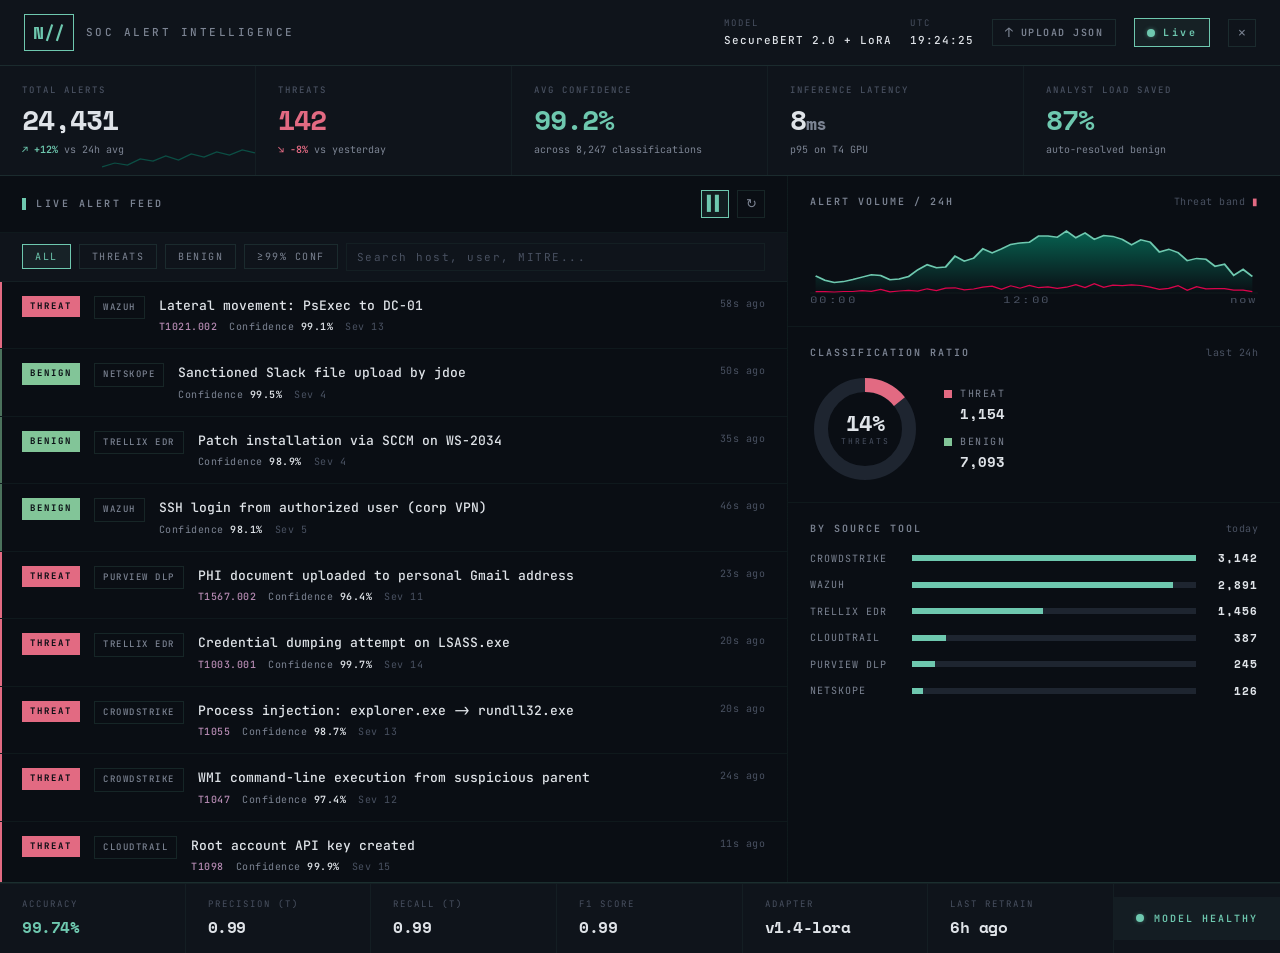
<file: docs/index.html>
<!DOCTYPE html>
<html lang="en">
<head>
<meta charset="UTF-8">
<meta name="viewport" content="width=device-width, initial-scale=1.0">
<title>NAVITAS SOC // ALERT INTELLIGENCE</title>

<link rel="preconnect" href="https://fonts.googleapis.com">
<link rel="preconnect" href="https://fonts.gstatic.com" crossorigin>
<link href="https://fonts.googleapis.com/css2?family=JetBrains+Mono:wght@300;400;500;600;700;800&family=Space+Mono:wght@400;700&display=swap" rel="stylesheet">

<link rel="stylesheet" href="css/style.css">
</head>
<body>
<div class="app">

  <header class="header">
    <div class="brand">
      <span class="brand-mark">N//</span>
      <span class="brand-text">SOC Alert Intelligence</span>
    </div>
    <div class="header-meta">
      <div class="meta-item">
        <span class="meta-label">Model</span>
        <span class="meta-value">SecureBERT 2.0 + LoRA</span>
      </div>
      <div class="meta-item">
        <span class="meta-label">UTC</span>
        <span class="meta-value" id="clock">--:--:--</span>
      </div>

      <button class="upload-btn" id="upload-btn">
        <span class="upload-icon">&#8593;</span>
        <span>Upload JSON</span>
      </button>
      <input type="file" id="file-input" accept=".json,application/json">

      <div class="status" id="status-indicator">
        <span class="status-dot"></span>
        <span class="status-text" id="status-text">Live</span>
      </div>

      <button class="btn-icon clear-btn" id="clear-data" title="Clear dataset, return to live mode">&#10005;</button>
    </div>
  </header>

  <div class="dataset-bar" id="dataset-bar">
    <span class="dataset-label">Dataset</span>
    <span class="dataset-name" id="dataset-name">&mdash;</span>
    <span class="dataset-stats" id="dataset-stats"></span>
  </div>

  <section class="kpis">
    <div class="kpi">
      <div class="kpi-label">Total alerts</div>
      <div class="kpi-value" id="kpi-volume">24,431</div>
      <div class="kpi-meta">
        <span class="kpi-delta up">&#8599; +12%</span>
        <span id="kpi-volume-meta">vs 24h avg</span>
      </div>
      <svg class="kpi-sparkline" viewBox="0 0 120 30" preserveAspectRatio="none">
        <polyline points="0,22 10,18 20,20 30,14 40,16 50,11 60,15 70,9 80,12 90,7 100,10 110,5 120,8"
          fill="none" stroke="#00ffc2" stroke-width="1.2" opacity="0.7"/>
      </svg>
    </div>
    <div class="kpi">
      <div class="kpi-label">Threats</div>
      <div class="kpi-value threat" id="kpi-threats">142</div>
      <div class="kpi-meta">
        <span class="kpi-delta down" id="kpi-threats-delta">&#8600; -8%</span>
        <span id="kpi-threats-meta">vs yesterday</span>
      </div>
    </div>
    <div class="kpi">
      <div class="kpi-label">Avg confidence</div>
      <div class="kpi-value accent" id="kpi-confidence">99.2%</div>
      <div class="kpi-meta">
        <span id="kpi-confidence-meta">across 8,247 classifications</span>
      </div>
    </div>
    <div class="kpi">
      <div class="kpi-label">Inference latency</div>
      <div class="kpi-value">8<span style="font-size:18px;color:var(--text-secondary)">ms</span></div>
      <div class="kpi-meta">
        <span>p95 on T4 GPU</span>
      </div>
    </div>
    <div class="kpi">
      <div class="kpi-label">Analyst load saved</div>
      <div class="kpi-value accent" id="kpi-saved">87%</div>
      <div class="kpi-meta">
        <span>auto-resolved benign</span>
      </div>
    </div>
  </section>

  <main class="main">

    <div class="panel feed">
      <div class="panel-header">
        <div class="panel-title" id="feed-title">Live Alert Feed</div>
        <div class="panel-actions">
          <button class="btn-icon active" id="play-toggle" title="Pause feed">&#9612;&#9612;</button>
          <button class="btn-icon" id="refresh" title="Refresh">&#8635;</button>
        </div>
      </div>
      <div class="feed-filters">
        <button class="filter-chip active" data-filter="all">All</button>
        <button class="filter-chip" data-filter="threat">Threats</button>
        <button class="filter-chip" data-filter="benign">Benign</button>
        <button class="filter-chip" data-filter="high">&#8805;99% conf</button>
        <input type="text" class="search-input" placeholder="Search host, user, MITRE..." id="search">
      </div>
      <div class="feed-list" id="feed-list"></div>
    </div>

    <div class="panel charts">

      <div class="chart-block">
        <div class="chart-title-row">
          <div class="chart-title" id="chart-volume-title">Alert volume / 24h</div>
          <div class="chart-subtitle">Threat band <span style="color:var(--threat)">&#9646;</span></div>
        </div>
        <svg class="volume-chart" viewBox="0 0 320 80" preserveAspectRatio="none">
          <defs>
            <linearGradient id="volumeGradient" x1="0" y1="0" x2="0" y2="1">
              <stop offset="0%" stop-color="#00ffc2" stop-opacity="0.35"/>
              <stop offset="100%" stop-color="#00ffc2" stop-opacity="0"/>
            </linearGradient>
          </defs>
          <line class="axis-line" x1="0" y1="70" x2="320" y2="70"/>
          <path id="volume-area" class="area" d=""/>
          <polyline id="volume-line" class="line" points=""/>
          <polyline id="threat-line" points="" fill="none" stroke="#ff0055" stroke-width="1.2" opacity="0.85"/>
          <text class="axis-label" id="volume-x0" x="0" y="80">00:00</text>
          <text class="axis-label" id="volume-x1" x="155" y="80" text-anchor="middle">12:00</text>
          <text class="axis-label" id="volume-x2" x="320" y="80" text-anchor="end">now</text>
        </svg>
      </div>

      <div class="chart-block">
        <div class="chart-title-row">
          <div class="chart-title">Classification ratio</div>
          <div class="chart-subtitle" id="chart-donut-sub">last 24h</div>
        </div>
        <div class="donut-wrap">
          <svg class="donut" viewBox="0 0 110 110">
            <circle class="ring-bg" cx="55" cy="55" r="44"/>
            <circle class="ring-threat" id="donut-ring" cx="55" cy="55" r="44"
              stroke-dasharray="276.46" stroke-dashoffset="237" transform="rotate(-90 55 55)"/>
            <g class="donut-center">
              <text class="pct" id="donut-pct" x="55" y="52">14%</text>
              <text class="lbl" x="55" y="68">Threats</text>
            </g>
          </svg>
          <div class="donut-legend">
            <div class="legend-row">
              <div class="legend-label"><span class="legend-dot threat"></span>Threat</div>
              <div class="legend-value" id="legend-threat-count">1,154</div>
            </div>
            <div class="legend-row">
              <div class="legend-label"><span class="legend-dot benign"></span>Benign</div>
              <div class="legend-value" id="legend-benign-count">7,093</div>
            </div>
          </div>
        </div>
      </div>

      <div class="chart-block">
        <div class="chart-title-row">
          <div class="chart-title">By source tool</div>
          <div class="chart-subtitle" id="chart-sources-sub">today</div>
        </div>
        <div class="sources" id="sources"></div>
      </div>

    </div>
  </main>

  <section class="health-bar">
    <div class="health-item">
      <div class="health-label">Accuracy</div>
      <div class="health-value good">99.74%</div>
    </div>
    <div class="health-item">
      <div class="health-label">Precision (T)</div>
      <div class="health-value">0.99</div>
    </div>
    <div class="health-item">
      <div class="health-label">Recall (T)</div>
      <div class="health-value">0.99</div>
    </div>
    <div class="health-item">
      <div class="health-label">F1 score</div>
      <div class="health-value">0.99</div>
    </div>
    <div class="health-item">
      <div class="health-label">Adapter</div>
      <div class="health-value">v1.4-lora</div>
    </div>
    <div class="health-item">
      <div class="health-label">Last retrain</div>
      <div class="health-value">6h ago</div>
    </div>
    <div class="health-status">
      <span class="health-status-dot"></span>
      <span class="health-status-text">Model healthy</span>
    </div>
  </section>

</div>

<div class="drop-overlay" id="drop-overlay">
  <div class="drop-overlay-inner">
    <div class="drop-icon">&#8595;</div>
    <div class="drop-title">Drop JSON to load</div>
    <div class="drop-sub">Classified alerts dataset</div>
  </div>
</div>

<div class="toast" id="toast"></div>

<script src="js/data.js"></script>
<script src="js/dashboard.js"></script>
</body>
</html>
</file>
<file: docs/css/style.css>
/* ============================================================
   NAVITAS SOC // ALERT INTELLIGENCE — STYLESHEET
   ------------------------------------------------------------
   Section index:
     1. Theme tokens (CSS variables)
     2. Base / reset
     3. Atmosphere overlays (scanlines, glow)
     4. Header
     5. Upload button + file input
     6. Dataset bar (shown when JSON is loaded)
     7. KPI strip
     8. Main grid + panel chrome
     9. Filters + search
    10. Alert rows
    11. Charts (volume, donut, sources)
    12. Health footer
    13. Drop overlay (drag-and-drop target)
    14. Toast (transient notifications)
    15. Responsive breakpoints
    16. Micro-animations
   ============================================================ */


/* ============ 1. THEME TOKENS ============ */
/* Muted cyber: desaturated mint / rose / sage palette, soft bg instead of
   pure black, glow alphas reduced ~50% from the neon version. */
   :root {
    --bg: #0a0e14;
    --surface-0: #0f141b;
    --surface-1: #161c25;
    --surface-2: #1e2530;
    --border-dim: rgba(110, 196, 172, 0.06);
    --border: rgba(110, 196, 172, 0.13);
    --border-bright: rgba(110, 196, 172, 0.26);
    --text-primary: #dfe3e8;
    --text-secondary: #7c8493;
    --text-dim: #495161;
    --accent: #6ec8af;          /* muted mint */
    --accent-rgb: 110, 200, 175;
    --accent-dim: #4a8a78;
    --threat: #e26a82;          /* dusty rose */
    --threat-rgb: 226, 106, 130;
    --threat-dim: #94445a;
    --benign: #82c598;          /* sage */
    --benign-dim: #527860;
    --warning: #b58ab2;         /* dusty mauve */
    --warning-rgb: 181, 138, 178;
    --amber: #d4a85e;
  }
  
  
  /* ============ 2. BASE / RESET ============ */
  * {
    margin: 0;
    padding: 0;
    box-sizing: border-box;
  }
  
  html, body {
    background: var(--bg);
    color: var(--text-primary);
    font-family: 'JetBrains Mono', ui-monospace, 'SF Mono', monospace;
    font-size: 13px;
    line-height: 1.5;
    -webkit-font-smoothing: antialiased;
    overflow-x: hidden;
    min-height: 100vh;
  }
  
  
  /* ============ 3. ATMOSPHERE OVERLAYS ============ */
  body::before {
    content: '';
    position: fixed;
    inset: 0;
    background-image: repeating-linear-gradient(
      0deg,
      rgba(var(--accent-rgb), 0.012) 0,
      rgba(var(--accent-rgb), 0.012) 1px,
      transparent 1px,
      transparent 3px
    );
    pointer-events: none;
    z-index: 1;
  }
  
  body::after {
    content: '';
    position: fixed;
    inset: 0;
    background: radial-gradient(ellipse at top, rgba(var(--accent-rgb), 0.025) 0%, transparent 50%);
    pointer-events: none;
    z-index: 0;
  }
  
  .app {
    position: relative;
    z-index: 2;
    display: flex;
    flex-direction: column;
    min-height: 100vh;
  }
  
  
  /* ============ 4. HEADER ============ */
  .header {
    display: flex;
    align-items: center;
    justify-content: space-between;
    padding: 14px 24px;
    border-bottom: 1px solid var(--border);
    background: var(--surface-0);
    position: sticky;
    top: 0;
    z-index: 10;
  }
  
  .brand {
    display: flex;
    align-items: center;
    gap: 12px;
  }
  
  .brand-mark {
    font-family: 'Space Mono', monospace;
    font-weight: 700;
    font-size: 18px;
    color: var(--accent);
    letter-spacing: -0.5px;
    padding: 4px 8px;
    border: 1px solid var(--accent);
  }
  
  .brand-text {
    font-size: 11px;
    font-weight: 500;
    letter-spacing: 2.5px;
    color: var(--text-secondary);
    text-transform: uppercase;
  }
  
  .header-meta {
    display: flex;
    align-items: center;
    gap: 18px;
    font-size: 11px;
    letter-spacing: 1px;
  }
  
  .meta-item {
    display: flex;
    flex-direction: column;
    gap: 2px;
  }
  
  .meta-label {
    color: var(--text-dim);
    font-size: 9px;
    text-transform: uppercase;
    letter-spacing: 2px;
  }
  
  .meta-value {
    color: var(--text-primary);
    font-weight: 500;
  }
  
  .status {
    display: flex;
    align-items: center;
    gap: 8px;
    padding: 6px 12px;
    border: 1px solid var(--accent);
    background: rgba(var(--accent-rgb), 0.07);
    transition: all 0.2s;
  }
  
  .status-dot {
    width: 8px;
    height: 8px;
    background: var(--accent);
    border-radius: 50%;
    box-shadow: 0 0 4px rgba(var(--accent-rgb), 0.5);
    animation: pulse 1.6s ease-in-out infinite;
  }
  
  .status-text {
    font-size: 10px;
    font-weight: 700;
    letter-spacing: 2.5px;
    color: var(--accent);
  }
  
  /* Dataset mode color shift */
  .status.dataset {
    border-color: var(--warning);
    background: rgba(var(--warning-rgb), 0.08);
  }
  
  .status.dataset .status-dot {
    background: var(--warning);
    box-shadow: 0 0 4px rgba(var(--warning-rgb), 0.5);
    animation: none;
  }
  
  .status.dataset .status-text {
    color: var(--warning);
  }
  
  
  /* ============ 5. UPLOAD BUTTON + FILE INPUT ============ */
  .upload-btn {
    display: flex;
    align-items: center;
    gap: 6px;
    padding: 6px 12px;
    background: transparent;
    border: 1px solid var(--border);
    color: var(--text-secondary);
    font-family: inherit;
    font-size: 10px;
    font-weight: 600;
    letter-spacing: 1.5px;
    text-transform: uppercase;
    cursor: pointer;
    transition: all 0.15s;
  }
  
  .upload-btn:hover {
    border-color: var(--accent);
    color: var(--accent);
    background: rgba(var(--accent-rgb), 0.06);
  }
  
  .upload-icon {
    font-size: 13px;
    line-height: 1;
  }
  
  #file-input {
    display: none;
  }
  
  .clear-btn {
    display: none;
    border-color: var(--threat);
    color: var(--threat);
  }
  
  .clear-btn:hover {
    background: rgba(var(--threat-rgb), 0.1);
    border-color: var(--threat);
    color: var(--threat);
  }
  
  .clear-btn.visible {
    display: flex;
  }
  
  
  /* ============ 6. DATASET BAR ============ */
  .dataset-bar {
    display: none;
    align-items: center;
    gap: 14px;
    padding: 10px 24px;
    background: rgba(var(--warning-rgb), 0.05);
    border-bottom: 1px solid rgba(var(--warning-rgb), 0.2);
    font-size: 11px;
  }
  
  .dataset-bar.visible {
    display: flex;
  }
  
  .dataset-label {
    font-size: 9px;
    letter-spacing: 2px;
    color: var(--text-dim);
    text-transform: uppercase;
  }
  
  .dataset-name {
    font-family: 'Space Mono', monospace;
    font-weight: 700;
    color: var(--warning);
    letter-spacing: 0.5px;
  }
  
  .dataset-stats {
    color: var(--text-secondary);
    font-size: 10px;
    letter-spacing: 1px;
    margin-left: auto;
  }
  
  
  /* ============ 7. KPI STRIP ============ */
  .kpis {
    display: grid;
    grid-template-columns: repeat(5, 1fr);
    gap: 0;
    border-bottom: 1px solid var(--border);
    background: var(--surface-0);
  }
  
  .kpi {
    padding: 18px 22px;
    border-right: 1px solid var(--border-dim);
    position: relative;
    overflow: hidden;
  }
  
  .kpi:last-child {
    border-right: none;
  }
  
  .kpi-label {
    font-size: 9px;
    font-weight: 500;
    letter-spacing: 2px;
    color: var(--text-dim);
    text-transform: uppercase;
    margin-bottom: 8px;
  }
  
  .kpi-value {
    font-family: 'Space Mono', monospace;
    font-size: 28px;
    font-weight: 700;
    color: var(--text-primary);
    letter-spacing: -1px;
    line-height: 1;
  }
  
  .kpi-value.accent {
    color: var(--accent);
  }
  
  .kpi-value.threat {
    color: var(--threat);
  }
  
  .kpi-meta {
    display: flex;
    align-items: center;
    gap: 6px;
    margin-top: 8px;
    font-size: 10px;
    color: var(--text-secondary);
  }
  
  .kpi-delta {
    font-weight: 600;
  }
  
  .kpi-delta.up { color: var(--accent); }
  .kpi-delta.down { color: var(--threat); }
  
  .kpi-sparkline {
    position: absolute;
    bottom: 0;
    right: 0;
    width: 60%;
    height: 30px;
    opacity: 0.35;
  }
  
  
  /* ============ 8. MAIN GRID + PANEL CHROME ============ */
  .main {
    flex: 1;
    display: grid;
    grid-template-columns: 1.6fr 1fr;
    gap: 1px;
    background: var(--border-dim);
    border-bottom: 1px solid var(--border);
  }
  
  .panel {
    background: var(--bg);
    display: flex;
    flex-direction: column;
  }
  
  .panel-header {
    display: flex;
    align-items: center;
    justify-content: space-between;
    padding: 14px 22px;
    border-bottom: 1px solid var(--border-dim);
  }
  
  .panel-title {
    display: flex;
    align-items: center;
    gap: 10px;
    font-size: 10px;
    font-weight: 600;
    letter-spacing: 2.5px;
    color: var(--text-secondary);
    text-transform: uppercase;
  }
  
  .panel-title::before {
    content: '';
    width: 4px;
    height: 12px;
    background: var(--accent);
  }
  
  .panel-actions {
    display: flex;
    gap: 8px;
  }
  
  .btn-icon {
    width: 28px;
    height: 28px;
    display: flex;
    align-items: center;
    justify-content: center;
    background: transparent;
    border: 1px solid var(--border);
    color: var(--text-secondary);
    cursor: pointer;
    font-family: inherit;
    font-size: 13px;
    transition: all 0.15s;
  }
  
  .btn-icon:hover {
    border-color: var(--accent);
    color: var(--accent);
  }
  
  .btn-icon.active {
    border-color: var(--accent);
    color: var(--accent);
    background: rgba(var(--accent-rgb), 0.08);
  }
  
  
  /* ============ 9. FILTERS + SEARCH ============ */
  .feed-filters {
    display: flex;
    align-items: center;
    gap: 8px;
    padding: 10px 22px;
    border-bottom: 1px solid var(--border-dim);
    background: var(--surface-0);
  }
  
  .filter-chip {
    padding: 5px 12px;
    background: transparent;
    border: 1px solid var(--border);
    color: var(--text-secondary);
    font-family: inherit;
    font-size: 10px;
    letter-spacing: 1.5px;
    text-transform: uppercase;
    cursor: pointer;
    transition: all 0.15s;
  }
  
  .filter-chip:hover {
    border-color: var(--border-bright);
    color: var(--text-primary);
  }
  
  .filter-chip.active {
    border-color: var(--accent);
    background: rgba(var(--accent-rgb), 0.08);
    color: var(--accent);
  }
  
  .filter-chip.active.threats {
    border-color: var(--threat);
    background: rgba(var(--threat-rgb), 0.1);
    color: var(--threat);
  }
  
  .search-input {
    flex: 1;
    background: transparent;
    border: 1px solid var(--border-dim);
    color: var(--text-primary);
    font-family: inherit;
    font-size: 11px;
    padding: 6px 10px;
    letter-spacing: 1px;
    outline: none;
    transition: border-color 0.15s;
  }
  
  .search-input:focus {
    border-color: var(--accent);
  }
  
  .search-input::placeholder {
    color: var(--text-dim);
    letter-spacing: 1.5px;
  }
  
  
  /* ============ 10. ALERT ROWS ============ */
  .feed-list {
    flex: 1;
    overflow-y: auto;
    max-height: 600px;
  }
  
  .feed-list::-webkit-scrollbar {
    width: 8px;
  }
  
  .feed-list::-webkit-scrollbar-track {
    background: var(--surface-0);
  }
  
  .feed-list::-webkit-scrollbar-thumb {
    background: var(--border);
  }
  
  .alert {
    display: grid;
    grid-template-columns: auto auto 1fr auto;
    align-items: start;
    gap: 14px;
    padding: 14px 22px;
    border-bottom: 1px solid var(--border-dim);
    cursor: pointer;
    transition: background 0.15s;
    position: relative;
    animation: slideIn 0.35s ease-out;
  }
  
  .alert:hover {
    background: var(--surface-0);
  }
  
  .alert.expanded {
    background: var(--surface-1);
  }
  
  .alert::before {
    content: '';
    position: absolute;
    left: 0;
    top: 0;
    bottom: 0;
    width: 2px;
    background: var(--threat);
    opacity: 0;
  }
  
  .alert.threat::before {
    background: var(--threat);
    opacity: 1;
  }
  
  .alert.benign::before {
    background: var(--benign);
    opacity: 0.55;
  }
  
  .badge {
    font-size: 9px;
    font-weight: 700;
    letter-spacing: 2px;
    padding: 4px 8px;
    text-transform: uppercase;
    white-space: nowrap;
  }
  
  .badge.threat {
    background: var(--threat);
    color: var(--bg);
  }
  
  .badge.benign {
    background: var(--benign);
    color: var(--bg);
  }
  
  .badge.source {
    background: transparent;
    border: 1px solid var(--border);
    color: var(--text-secondary);
    font-weight: 500;
    letter-spacing: 1.5px;
  }
  
  .alert-content {
    min-width: 0;
  }
  
  .alert-title {
    font-size: 13px;
    color: var(--text-primary);
    font-weight: 500;
    overflow: hidden;
    text-overflow: ellipsis;
    white-space: nowrap;
  }
  
  .alert-meta {
    display: flex;
    align-items: center;
    gap: 12px;
    margin-top: 4px;
    font-size: 10px;
    color: var(--text-dim);
    letter-spacing: 0.5px;
  }
  
  .alert-meta .mitre {
    color: var(--warning);
    font-weight: 500;
  }
  
  .alert-meta .confidence {
    color: var(--text-secondary);
  }
  
  .alert-meta .confidence strong {
    color: var(--text-primary);
    font-weight: 600;
  }
  
  .alert-time {
    font-size: 10px;
    color: var(--text-dim);
    white-space: nowrap;
    letter-spacing: 0.5px;
    text-align: right;
    min-width: 60px;
  }
  
  .alert-detail {
    display: none;
    grid-column: 1 / -1;
    padding: 16px 0 4px;
    margin-top: 8px;
    border-top: 1px solid var(--border-dim);
  }
  
  .alert.expanded .alert-detail {
    display: grid;
    grid-template-columns: 1fr 1fr;
    gap: 16px 32px;
  }
  
  .detail-field {
    display: flex;
    flex-direction: column;
    gap: 4px;
  }
  
  .detail-label {
    font-size: 9px;
    letter-spacing: 2px;
    color: var(--text-dim);
    text-transform: uppercase;
  }
  
  .detail-value {
    font-size: 11px;
    color: var(--text-primary);
    word-break: break-all;
  }
  
  .detail-value.raw {
    font-family: 'JetBrains Mono', monospace;
    font-size: 10px;
    color: var(--text-secondary);
    background: var(--surface-1);
    padding: 8px 10px;
    border-left: 2px solid var(--accent);
    white-space: pre-wrap;
    max-height: 220px;
    overflow-y: auto;
  }
  
  .detail-field.full {
    grid-column: 1 / -1;
  }
  
  .empty-feed {
    padding: 60px 22px;
    text-align: center;
    color: var(--text-dim);
    font-size: 11px;
    letter-spacing: 2px;
    text-transform: uppercase;
  }
  
  
  /* ============ 11. CHARTS ============ */
  .charts {
    display: flex;
    flex-direction: column;
  }
  
  .chart-block {
    padding: 18px 22px;
    border-bottom: 1px solid var(--border-dim);
  }
  
  .chart-block:last-child {
    border-bottom: none;
    flex: 1;
  }
  
  .chart-title-row {
    display: flex;
    align-items: baseline;
    justify-content: space-between;
    margin-bottom: 14px;
  }
  
  .chart-title {
    font-size: 10px;
    font-weight: 600;
    letter-spacing: 2px;
    color: var(--text-secondary);
    text-transform: uppercase;
  }
  
  .chart-subtitle {
    font-size: 10px;
    color: var(--text-dim);
    letter-spacing: 0.5px;
  }
  
  .volume-chart {
    width: 100%;
    height: 80px;
  }
  
  .volume-chart .area {
    fill: url(#volumeGradient);
  }
  
  .volume-chart .line {
    fill: none;
    stroke: var(--accent);
    stroke-width: 1.5;
  }
  
  .volume-chart .axis-line {
    stroke: var(--border-dim);
    stroke-width: 1;
  }
  
  .volume-chart .axis-label {
    fill: var(--text-dim);
    font-family: 'JetBrains Mono', monospace;
    font-size: 9px;
    letter-spacing: 1px;
  }
  
  .donut-wrap {
    display: flex;
    align-items: center;
    gap: 24px;
  }
  
  .donut {
    width: 110px;
    height: 110px;
    flex-shrink: 0;
  }
  
  .donut .ring-bg {
    fill: none;
    stroke: var(--surface-2);
    stroke-width: 14;
  }
  
  .donut .ring-threat {
    fill: none;
    stroke: var(--threat);
    stroke-width: 14;
    stroke-linecap: butt;
    transition: stroke-dashoffset 0.6s cubic-bezier(0.2, 0.8, 0.2, 1);
  }
  
  .donut-center {
    text-anchor: middle;
    dominant-baseline: middle;
  }
  
  .donut-center .pct {
    font-family: 'Space Mono', monospace;
    font-size: 22px;
    font-weight: 700;
    fill: var(--text-primary);
  }
  
  .donut-center .lbl {
    font-size: 8px;
    letter-spacing: 2px;
    fill: var(--text-dim);
    text-transform: uppercase;
  }
  
  .donut-legend {
    display: flex;
    flex-direction: column;
    gap: 10px;
    flex: 1;
  }
  
  .legend-row {
    display: flex;
    flex-direction: column;
    gap: 2px;
  }
  
  .legend-label {
    display: flex;
    align-items: center;
    gap: 8px;
    font-size: 10px;
    letter-spacing: 1.5px;
    color: var(--text-secondary);
    text-transform: uppercase;
  }
  
  .legend-dot {
    width: 8px;
    height: 8px;
  }
  
  .legend-dot.threat { background: var(--threat); }
  .legend-dot.benign { background: var(--benign); }
  
  .legend-value {
    font-family: 'Space Mono', monospace;
    font-size: 14px;
    font-weight: 700;
    color: var(--text-primary);
    margin-left: 16px;
  }
  
  .sources {
    display: flex;
    flex-direction: column;
    gap: 10px;
  }
  
  .source-row {
    display: grid;
    grid-template-columns: 90px 1fr 50px;
    align-items: center;
    gap: 12px;
    font-size: 10px;
    letter-spacing: 1px;
  }
  
  .source-name {
    color: var(--text-secondary);
    text-transform: uppercase;
    overflow: hidden;
    text-overflow: ellipsis;
    white-space: nowrap;
  }
  
  .source-bar {
    height: 6px;
    background: var(--surface-2);
    position: relative;
    overflow: hidden;
  }
  
  .source-fill {
    height: 100%;
    background: var(--accent);
    transition: width 0.6s cubic-bezier(0.2, 0.8, 0.2, 1);
  }
  
  .source-value {
    font-family: 'Space Mono', monospace;
    font-weight: 700;
    color: var(--text-primary);
    text-align: right;
    font-size: 11px;
  }
  
  
  /* ============ 12. HEALTH FOOTER ============ */
  .health-bar {
    display: grid;
    grid-template-columns: repeat(6, 1fr) auto;
    align-items: center;
    gap: 0;
    padding: 0;
    background: var(--surface-0);
    border-top: 1px solid var(--border-dim);
  }
  
  .health-item {
    padding: 14px 22px;
    border-right: 1px solid var(--border-dim);
  }
  
  .health-label {
    font-size: 9px;
    letter-spacing: 2px;
    color: var(--text-dim);
    text-transform: uppercase;
    margin-bottom: 4px;
  }
  
  .health-value {
    font-family: 'Space Mono', monospace;
    font-size: 16px;
    font-weight: 700;
    color: var(--text-primary);
    letter-spacing: -0.5px;
  }
  
  .health-value.good {
    color: var(--accent);
  }
  
  .health-status {
    padding: 14px 22px;
    display: flex;
    align-items: center;
    gap: 10px;
    background: rgba(var(--accent-rgb), 0.05);
  }
  
  .health-status-dot {
    width: 8px;
    height: 8px;
    background: var(--accent);
    border-radius: 50%;
    box-shadow: 0 0 4px rgba(var(--accent-rgb), 0.4);
    animation: pulse 2s ease-in-out infinite;
  }
  
  .health-status-text {
    font-size: 10px;
    letter-spacing: 2px;
    color: var(--accent);
    text-transform: uppercase;
    font-weight: 600;
  }
  
  
  /* ============ 13. DROP OVERLAY ============ */
  .drop-overlay {
    position: fixed;
    inset: 0;
    z-index: 1000;
    display: none;
    align-items: center;
    justify-content: center;
    background: rgba(10, 14, 20, 0.88);
    backdrop-filter: blur(6px);
    pointer-events: none;
  }
  
  .drop-overlay.active {
    display: flex;
  }
  
  .drop-overlay-inner {
    text-align: center;
    padding: 60px 80px;
    border: 2px dashed var(--accent);
    background: rgba(var(--accent-rgb), 0.04);
  }
  
  .drop-icon {
    font-family: 'Space Mono', monospace;
    font-size: 56px;
    color: var(--accent);
    margin-bottom: 12px;
    animation: bob 1.4s ease-in-out infinite;
  }
  
  .drop-title {
    font-family: 'Space Mono', monospace;
    font-size: 18px;
    font-weight: 700;
    letter-spacing: 4px;
    color: var(--accent);
    text-transform: uppercase;
    margin-bottom: 6px;
  }
  
  .drop-sub {
    font-size: 10px;
    letter-spacing: 3px;
    color: var(--text-secondary);
    text-transform: uppercase;
  }
  
  
  /* ============ 14. TOAST ============ */
  .toast {
    position: fixed;
    bottom: 24px;
    left: 50%;
    transform: translateX(-50%) translateY(100px);
    background: var(--surface-1);
    border: 1px solid var(--accent);
    color: var(--text-primary);
    padding: 12px 22px;
    font-size: 11px;
    letter-spacing: 1.5px;
    z-index: 999;
    opacity: 0;
    transition: all 0.3s cubic-bezier(0.2, 0.8, 0.2, 1);
    max-width: 80vw;
  }
  
  .toast.visible {
    transform: translateX(-50%) translateY(0);
    opacity: 1;
  }
  
  .toast.error {
    border-color: var(--threat);
  }
  
  
  /* ============ 15. RESPONSIVE BREAKPOINTS ============ */
  @media (max-width: 1100px) {
    .main {
      grid-template-columns: 1fr;
    }
    .kpis {
      grid-template-columns: repeat(3, 1fr);
    }
    .kpi:nth-child(n+4) {
      border-top: 1px solid var(--border-dim);
    }
    .health-bar {
      grid-template-columns: repeat(3, 1fr);
    }
    .health-item:nth-child(n+4) {
      border-top: 1px solid var(--border-dim);
    }
    .health-status {
      grid-column: 1 / -1;
      border-top: 1px solid var(--border-dim);
      justify-content: center;
    }
  }
  
  @media (max-width: 640px) {
    .header {
      padding: 12px 16px;
      flex-direction: column;
      gap: 12px;
      align-items: flex-start;
    }
    .header-meta {
      gap: 14px;
      flex-wrap: wrap;
    }
    .upload-btn span:not(.upload-icon) {
      display: none;
    }
    .kpis {
      grid-template-columns: repeat(2, 1fr);
    }
    .kpi {
      padding: 14px 16px;
    }
    .kpi-value {
      font-size: 22px;
    }
    .feed-filters {
      flex-wrap: wrap;
      padding: 10px 16px;
    }
    .search-input {
      flex-basis: 100%;
      order: 99;
    }
    .alert {
      padding: 12px 16px;
      grid-template-columns: auto 1fr auto;
      gap: 10px;
    }
    .alert .badge.source {
      grid-column: 2;
      grid-row: 2;
      justify-self: start;
    }
    .alert.expanded .alert-detail {
      grid-template-columns: 1fr;
    }
    .panel-header {
      padding: 12px 16px;
    }
    .chart-block {
      padding: 14px 16px;
    }
    .health-bar {
      grid-template-columns: repeat(2, 1fr);
    }
    .drop-overlay-inner {
      padding: 40px 30px;
    }
    .drop-title {
      font-size: 14px;
      letter-spacing: 2px;
    }
  }
  
  
  /* ============ 16. MICRO-ANIMATIONS ============ */
  @keyframes pulse {
    0%, 100% { opacity: 1; transform: scale(1); }
    50% { opacity: 0.45; transform: scale(0.88); }
  }
  
  @keyframes slideIn {
    from { opacity: 0; transform: translateX(-12px); }
    to { opacity: 1; transform: translateX(0); }
  }
  
  @keyframes bob {
    0%, 100% { transform: translateY(0); }
    50% { transform: translateY(-8px); }
  }
</file>
